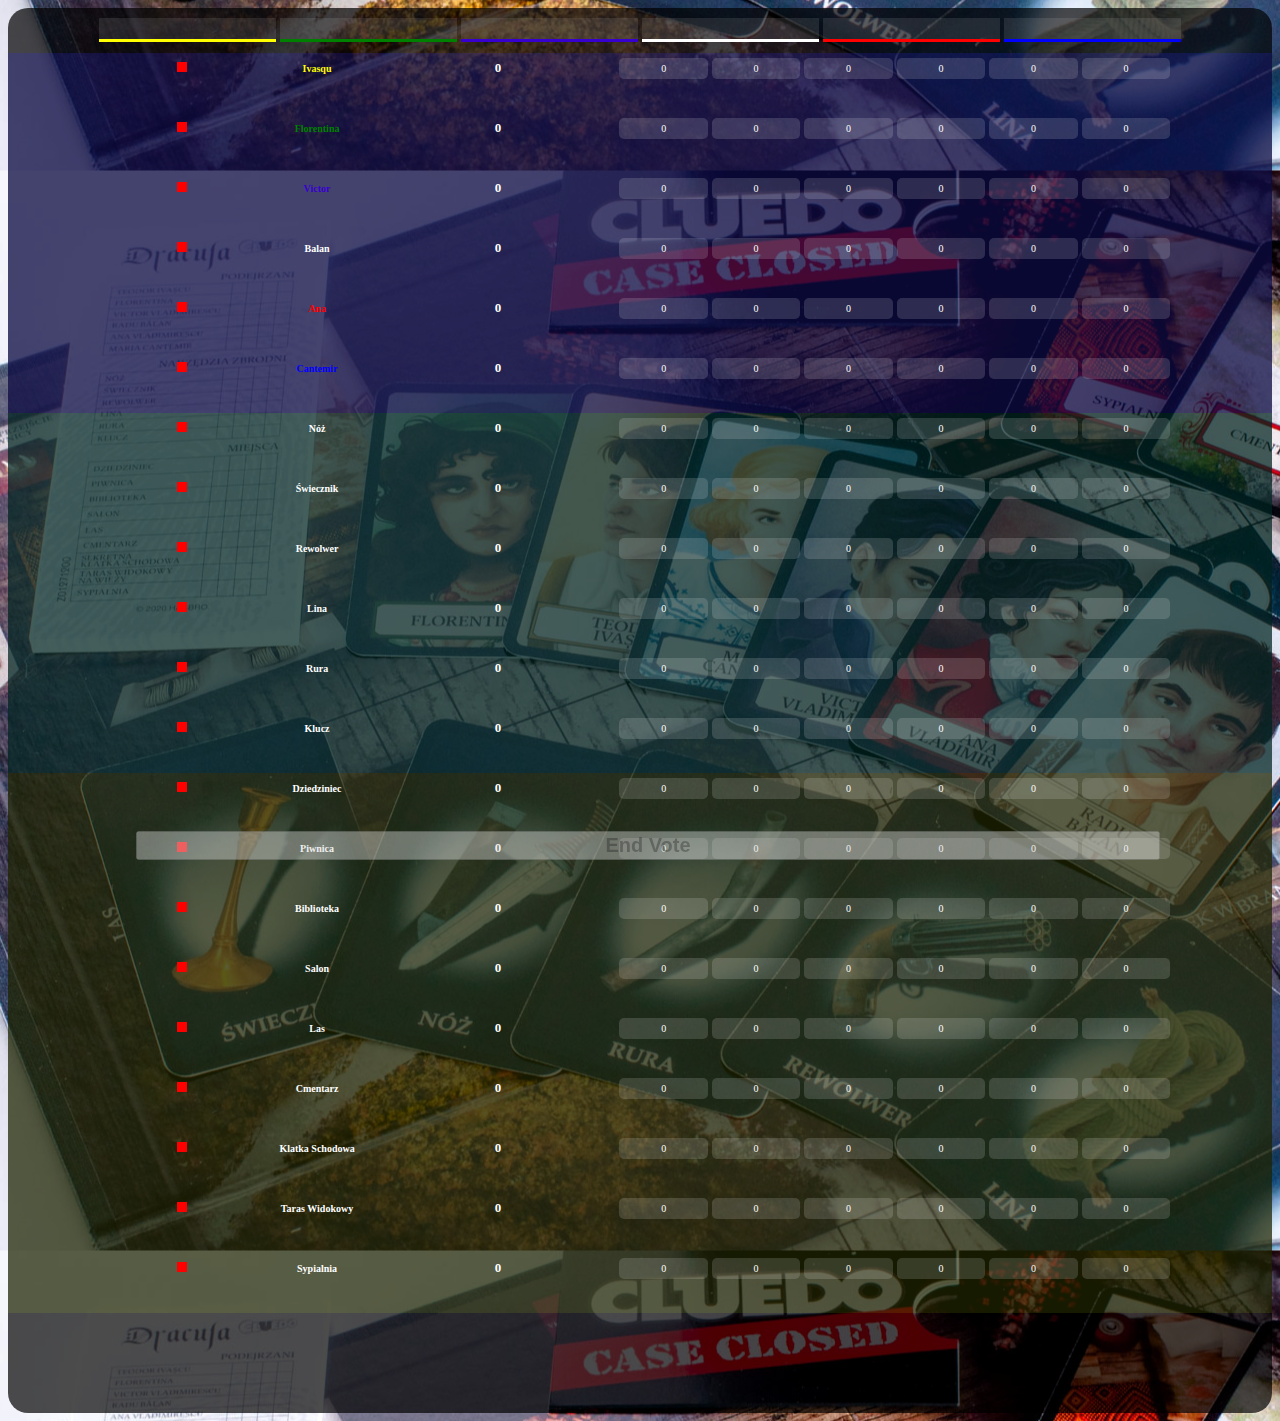
<file: cluedo/index.html>
<html lang="en">

<head>
    <meta charset="UTF-8" />
    <meta name="viewport" content="width=device-width, initial-scale=1.0" />
    <title>Notes</title>
    <script src="main.js"></script>
    <link rel="stylesheet" href="style.css" />
</head>

<body>
    <div id="container">
        <div class="row">
            <input class="player-name-input" type="text">
            <input class="player-name-input" type="text">
            <input class="player-name-input" type="text">
            <input class="player-name-input" type="text">
            <input class="player-name-input" type="text">
            <input class="player-name-input" type="text">
        </div>
        <template>
            <div class="row">
                <div class="board-element">
                    <div class="remove" onclick="block_board_element(this)">

                    </div>
                    <div class="board-element-name"></div>
                    <div class="summary-possibility">0</div>
                </div>
                <div class="vote-container">
                    <div class="vote" onclick="vote(0, this)">0</div>
                </div>
                <div class="vote-container">
                    <div class="vote" onclick="vote(1, this)">0</div>
                </div>
                <div class="vote-container">
                    <div class="vote" onclick="vote(2, this)">0</div>
                </div>
                <div class="vote-container">
                    <div class="vote" onclick="vote(3, this)">0</div>
                </div>
                <div class="vote-container">
                    <div class="vote" onclick="vote(4, this)">0</div>
                </div>
                <div class="vote-container">
                    <div class="vote" onclick="vote(5, this)">0</div>
                </div>
            </div>
        </template>
        <div id="end-vote-container">
            <button disabled="true" id="end-vote-btn" onclick="end_vote()">End Vote</button>
        </div>
    </div>
</body>

</html>
</file>
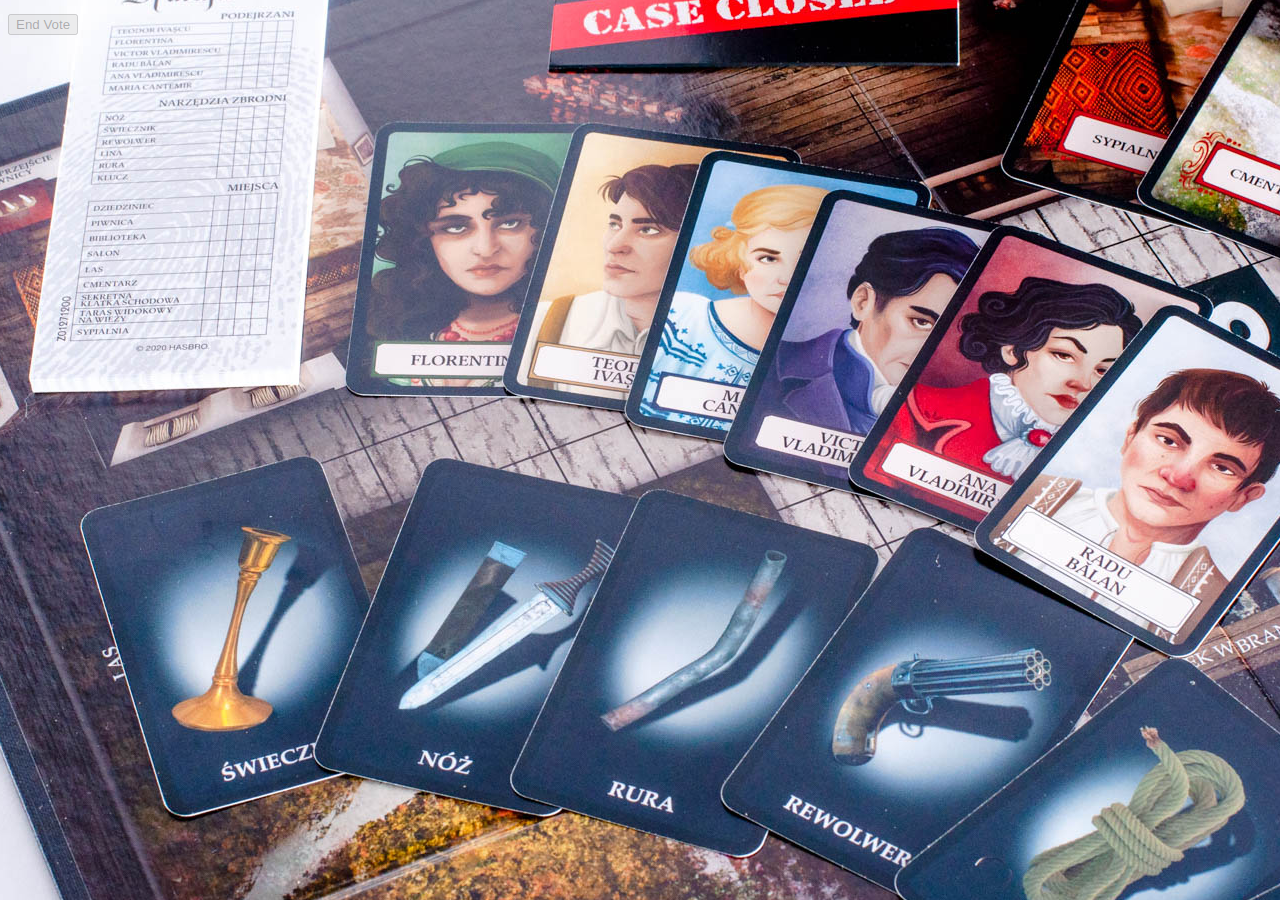
<file: cluedo/index_v0.html>
<html lang="en">
  <head>
    <meta charset="UTF-8" />
    <meta name="viewport" content="width=device-width, initial-scale=1.0" />
    <title>Notes</title>
    <script src="main.js"></script>
    <link rel="stylesheet" href="style.css" />
  </head>

  <body>
    <table id="table">
      <thead>
        <tr>
          <th></th>
          <th></th>
          <th></th>
          <th></th>
          <th></th>
          <th></th>
          <th></th>
        </tr>
      </thead>
      <tbody>
        <template>
          <tr class="table-row">
            <td>
              <button class="remove-btn" onclick="block_board_element(this)">
                X
              </button>
              <div class="board_element_name"></div>
              <div class="summary_possibility">0</div>
            </td>
            <td>
              <button class="vote-button" onclick="vote(0, this)">0</button>
            </td>
            <td>
              <button class="vote-button" onclick="vote(1, this)">0</button>
            </td>
            <td>
              <button class="vote-button" onclick="vote(2, this)">0</button>
            </td>
            <td>
              <button class="vote-button" onclick="vote(3, this)">0</button>
            </td>
            <td>
              <button class="vote-button" onclick="vote(4, this)">0</button>
            </td>
            <td>
              <button class="vote-button" onclick="vote(5, this)">0</button>
            </td>
          </tr>
        </template>
      </tbody>
    </table>
    <button disabled="true" id="end-vote" onclick="end_vote()">End Vote</button>
  </body>
</html>
</file>
<file: cluedo/style.css>
body {
    background-image: url("board.jpg");
    background-position: center;
    font-family: Verdana;
}

.row {
    width: 100%;
    height: 50px;
    padding-bottom: 5px;
    padding-top: 5px;
}

.row:nth-of-type(1) {
    height: 30px;
    padding-top: 10px;
}

.player-name-input {
    width: 14%;
    height: 80%;
    background-color: rgba(255, 255, 255, 0.1);
    border: none;
    padding: 3px;
    color: white;
    font-size: 13px;
    font-weight: bold;
    text-align: center;
}

.board-element {
    display: inline-block;
    width: 40%;
}

.remove {
    width: 10px;
    height: 10px;
    display: inline-block;
    background-color: red;
    font-size: 10px;
    font-weight: bold;
    cursor: pointer;
}

.board-element-name {
    display: inline-block;
    width: 50%;
    font-size: 10px;
    font-weight: bold;
    color: white;
}

.summary-possibility {
    display: inline-block;
    width: 20%;
    color: white;
    font-size: 13px;
    font-weight: bold;
}

.vote-container {
    display: inline-block;
    width: 7%;
}

.vote {
    cursor: pointer;
    background-color: rgba(255, 255, 255, 0.15);
    padding: 5 0 5;
    font-size: 10px;
    color: white;
    border-radius: 5px;
}

.vote:hover {
    cursor: pointer;
    background-color: rgba(255, 255, 255, 0.3);
}

.row:nth-of-type(3) .board-element-name {
    color: yellow;
}

.row:nth-of-type(4) .board-element-name {
    color: green;
}

.row:nth-of-type(5) .board-element-name {
    color: rgb(55, 0, 206);
}

.row:nth-of-type(6) .board-element-name {
    color: white;
}

.row:nth-of-type(7) .board-element-name {
    color: red;
}

.row:nth-of-type(8) .board-element-name {
    color: blue;
}

.row:nth-of-type(1) input:nth-child(1) {
    border-bottom: 3px solid yellow;
}

.row:nth-of-type(1) input:nth-child(2) {
    border-bottom: 3px solid green;
}

.row:nth-of-type(1) input:nth-child(3) {
    border-bottom: 3px solid rgb(55, 0, 206);
}

.row:nth-of-type(1) input:nth-child(4) {
    border-bottom: 3px solid white;
}

.row:nth-of-type(1) input:nth-child(5) {
    border-bottom: 3px solid red;
}

.row:nth-of-type(1) input:nth-child(6) {
    border-bottom: 3px solid blue;
}


.row {
    background-color: rgba(45, 42, 248, 0.2);
}

.row:nth-child(n+9){
    background-color: rgba(0, 255, 221, 0.1);
}


.row:nth-child(n+15){
    background-color: rgba(208, 255, 0, 0.1);
}


.row:nth-child(1) {
    background-color: transparent;
}

#container {
    background-color: rgba(0, 0, 0, 0.7);
    border-radius: 20px;
    text-align: center;
    padding-bottom: 100px;
}

#end-vote-container {
    position: fixed;
    bottom: 0px;
    width: 100%;
    text-align: center;
    padding-bottom: 40px;
}

#end-vote-btn {
    width: 80%;
    font-size: 20px;
    font-weight: bold;
}
</file>
